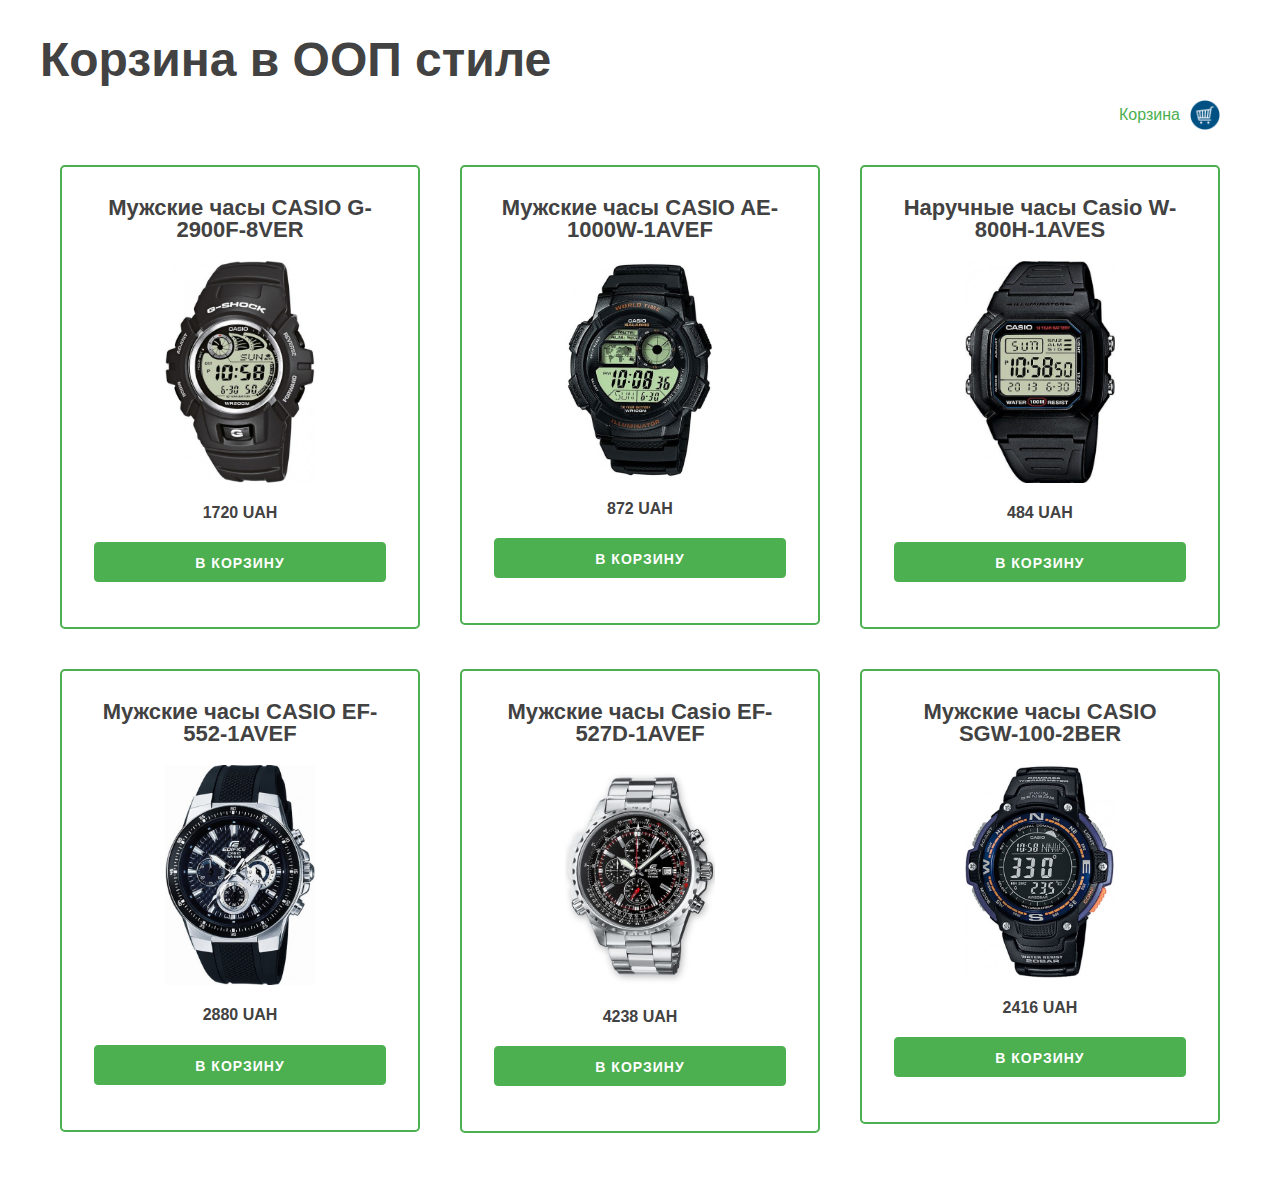
<file: index.html>
<!DOCTYPE html>
<html lang="en">

<head>
    <meta charset="UTF-8">
    <meta name="viewport" content="width=device-width, initial-scale=1.0">
    <link rel="stylesheet" href="css/mustard-ui.min.css">
    <link rel="stylesheet" href="css/style.css">
    <title>ООП в JS - товары</title>
</head>

<body>
    <div class="container">
        <h1>Корзина в ООП стиле</h1>
        <div class="cart__link-wrapper">
            <a class="cart__link" href="cart.html"><span class="cart__title">Корзина</span>  <img class="cart__img" src="images/cart.png" alt=""></a>
        </div>
        
        <div class="goods"></div>
    </div>

    <script src="goods.js"></script>
</body>

</html>
</file>
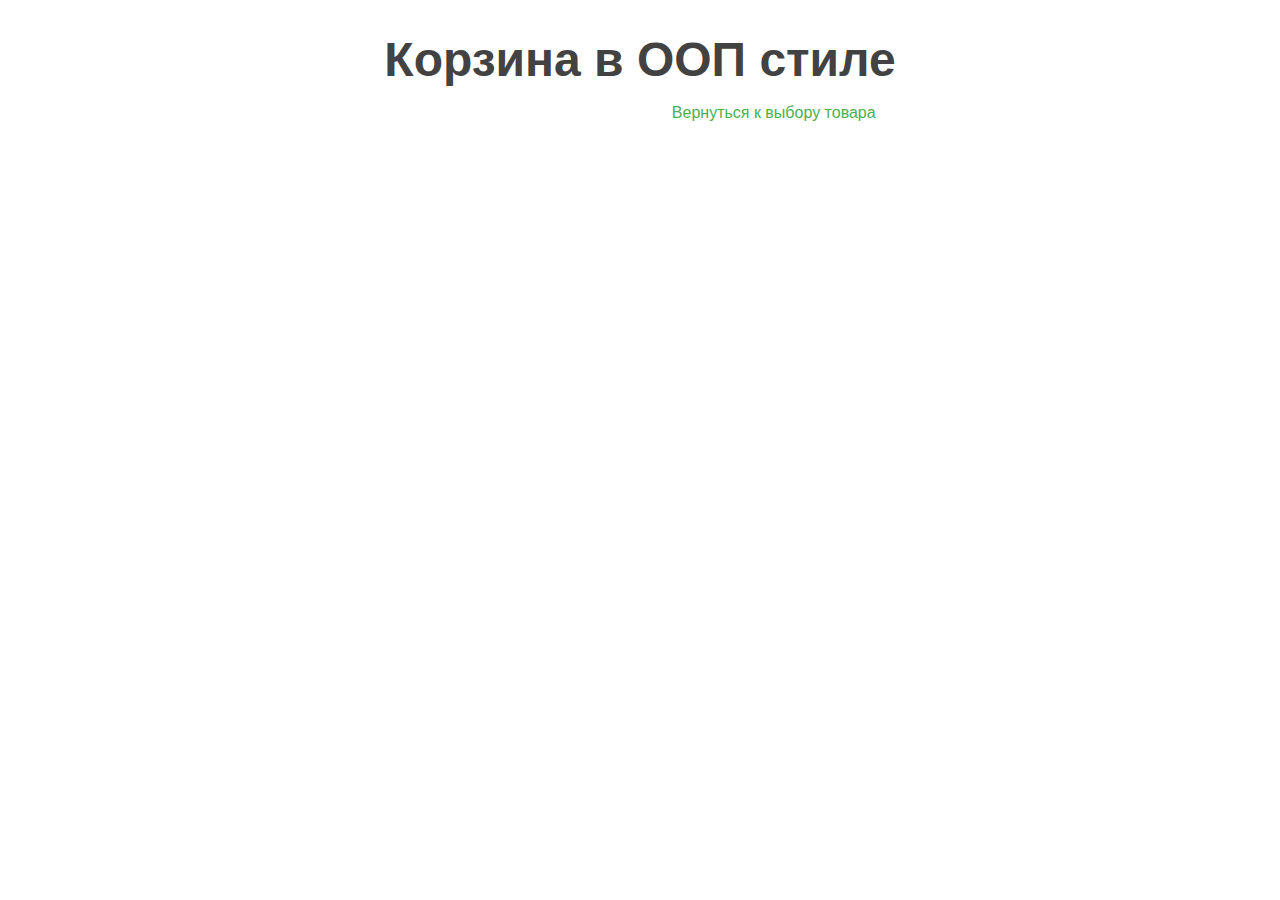
<file: cart.html>
<!DOCTYPE html>
<html lang="en">

<head>
    <meta charset="UTF-8">
    <meta name="viewport" content="width=device-width, initial-scale=1.0">

    <link rel="stylesheet" href="css/mustard-ui.min.css">
    <link rel="stylesheet" href="css/style.css">
    <title>ООП в JS - корзина</title>
</head>

<body>
    <div class="container">
        <h1>Корзина в ООП стиле</h1>
        <div class="cart__link-wrapper">
            <a href="index.html">Вернуться к выбору товара</a>
        </div>
        
        <div class="cart-out"></div>
    </div>
    <script src="class/Cart.js"></script>
    <script src="script.js"></script>
</body>

</html>
</file>
<file: css/style.css>
table.cart {
    border-collapse: collapse;
    border: 1ps solid  #666;
}

table.cart td {
    border: 1px solid #666;
    padding: 5px 10px;
    text-align: center;
}

table.cart img {
    width: 48px;
}

table.cart span.total {
    font-weight: 800;
}

.goods img {
    width: 150px;
    display: block;
    margin: 0 auto;
    max-height:  222px;
}

.goods h2 {
    font-size: 22px;
    margin: 0 0 20px 0;
    line-height: 100%;
}

.goods .package.featured.text-center {
    text-align: center;
}

.goods .package.featured p.price {
    font-size: 16px;
    font-weight: 800;
    margin: 20px 0;
}

.cart__link-wrapper {
    display: flex;
    justify-content: flex-end;
    margin-right: 20px;
}

.cart__link {
    display: flex;
    align-items: center;
}

.cart__title{
    margin-right: 10px;
}


.cart__img {
    width: 30px;
}
</file>
<file: css/mustard-ui.min.css>
/*!
Mustard UI v0.0.5
MIT License
https://mustard-ui.com
*/*{margin:0;padding:0}html{box-sizing:border-box}*,*::after,*::before{box-sizing:inherit}body{display:flex;flex-direction:column;min-height:100vh;background-color:#fff}main{flex:1}.float-left{float:left}.float-right{float:right}.clear-fix::before,.clear-fix::after{content:"";display:table}.clear-fix::after{clear:both}.align-left{text-align:left}.align-center{text-align:center}.align-right{text-align:right}.container{max-width:1200px;margin-left:auto;margin-right:auto;padding:30px 0}.container-small{max-width:768px}.container-large{max-width:1440px}.display-flex{display:flex;justify-content:space-around}.display-none{display:none}.display-sm-up{display:none}@media (min-width: 425px){.display-sm-up{display:initial}}.display-md-up{display:none}@media (min-width: 768px){.display-md-up{display:initial}}.display-lg-up{display:none}@media (min-width: 1024px){.display-lg-up{display:initial}}.display-xlg-up{display:none}@media (min-width: 1440px){.display-xlg-up{display:initial}}.display-sm-down{display:none}@media (max-width: 424px){.display-sm-down{display:initial}}.display-md-down{display:none}@media (max-width: 767px){.display-md-down{display:initial}}.display-lg-down{display:none}@media (max-width: 1023px){.display-lg-down{display:initial}}.display-xlg-down{display:none}@media (max-width: 1439px){.display-xlg-down{display:initial}}.display-sm-to-md{display:none}@media (min-width: 425px) and (max-width: 767px){.display-sm-to-md{display:initial}}.display-sm-to-lg{display:none}@media (min-width: 425px) and (max-width: 1023px){.display-sm-to-lg{display:initial}}.display-sm-to-xlg{display:none}@media (min-width: 425px) and (max-width: 1439px){.display-sm-to-xlg{display:initial}}.display-md-to-lg{display:none}@media (min-width: 768px) and (max-width: 1023px){.display-md-to-lg{display:initial}}.display-md-to-xlg{display:none}@media (min-width: 768px) and (max-width: 1439px){.display-md-to-xlg{display:initial}}.display-lg-to-xlg{display:none}@media (min-width: 1024px) and (max-width: 1439px){.display-lg-to-xlg{display:initial}}.row{display:flex;flex-direction:row;flex-wrap:wrap;margin-top:15px;margin-bottom:15px}.row.row-reverse{flex-direction:row-reverse}.row .col{flex-grow:1;flex-basis:100%;max-width:100%;padding:5px 5px}.row .col.col-reverse{flex-direction:column-reverse}.row .col-xs-1{flex-basis:8.33333%;max-width:8.33333%}.row .col-xs-2{flex-basis:16.66667%;max-width:16.66667%}.row .col-xs-3{flex-basis:25%;max-width:25%}.row .col-xs-4{flex-basis:33.33333%;max-width:33.33333%}.row .col-xs-5{flex-basis:41.66667%;max-width:41.66667%}.row .col-xs-6{flex-basis:50%;max-width:50%}.row .col-xs-7{flex-basis:58.33333%;max-width:58.33333%}.row .col-xs-8{flex-basis:66.66667%;max-width:66.66667%}.row .col-xs-9{flex-basis:75%;max-width:75%}.row .col-xs-10{flex-basis:83.33333%;max-width:83.33333%}.row .col-xs-11{flex-basis:91.66667%;max-width:91.66667%}.row .col-xs-12{flex-basis:100%;max-width:100%}.row .col-xs-offset-1{margin-left:8.33333%}.row .col-xs-offset-2{margin-left:16.66667%}.row .col-xs-offset-3{margin-left:25%}.row .col-xs-offset-4{margin-left:33.33333%}.row .col-xs-offset-5{margin-left:41.66667%}.row .col-xs-offset-6{margin-left:50%}.row .col-xs-offset-7{margin-left:58.33333%}.row .col-xs-offset-8{margin-left:66.66667%}.row .col-xs-offset-9{margin-left:75%}.row .col-xs-offset-10{margin-left:83.33333%}.row .col-xs-offset-11{margin-left:91.66667%}.row .col-xs-offset-12{margin-left:100%}@media (min-width: 425px){.row .col-sm-1{flex-basis:8.33333%;max-width:8.33333%}.row .col-sm-2{flex-basis:16.66667%;max-width:16.66667%}.row .col-sm-3{flex-basis:25%;max-width:25%}.row .col-sm-4{flex-basis:33.33333%;max-width:33.33333%}.row .col-sm-5{flex-basis:41.66667%;max-width:41.66667%}.row .col-sm-6{flex-basis:50%;max-width:50%}.row .col-sm-7{flex-basis:58.33333%;max-width:58.33333%}.row .col-sm-8{flex-basis:66.66667%;max-width:66.66667%}.row .col-sm-9{flex-basis:75%;max-width:75%}.row .col-sm-10{flex-basis:83.33333%;max-width:83.33333%}.row .col-sm-11{flex-basis:91.66667%;max-width:91.66667%}.row .col-sm-12{flex-basis:100%;max-width:100%}.row .col-sm-offset-1{margin-left:8.33333%}.row .col-sm-offset-2{margin-left:16.66667%}.row .col-sm-offset-3{margin-left:25%}.row .col-sm-offset-4{margin-left:33.33333%}.row .col-sm-offset-5{margin-left:41.66667%}.row .col-sm-offset-6{margin-left:50%}.row .col-sm-offset-7{margin-left:58.33333%}.row .col-sm-offset-8{margin-left:66.66667%}.row .col-sm-offset-9{margin-left:75%}.row .col-sm-offset-10{margin-left:83.33333%}.row .col-sm-offset-11{margin-left:91.66667%}.row .col-sm-offset-12{margin-left:100%}}@media (min-width: 768px){.row .col-md-1{flex-basis:8.33333%;max-width:8.33333%}.row .col-md-2{flex-basis:16.66667%;max-width:16.66667%}.row .col-md-3{flex-basis:25%;max-width:25%}.row .col-md-4{flex-basis:33.33333%;max-width:33.33333%}.row .col-md-5{flex-basis:41.66667%;max-width:41.66667%}.row .col-md-6{flex-basis:50%;max-width:50%}.row .col-md-7{flex-basis:58.33333%;max-width:58.33333%}.row .col-md-8{flex-basis:66.66667%;max-width:66.66667%}.row .col-md-9{flex-basis:75%;max-width:75%}.row .col-md-10{flex-basis:83.33333%;max-width:83.33333%}.row .col-md-11{flex-basis:91.66667%;max-width:91.66667%}.row .col-md-12{flex-basis:100%;max-width:100%}.row .col-md-offset-1{margin-left:8.33333%}.row .col-md-offset-2{margin-left:16.66667%}.row .col-md-offset-3{margin-left:25%}.row .col-md-offset-4{margin-left:33.33333%}.row .col-md-offset-5{margin-left:41.66667%}.row .col-md-offset-6{margin-left:50%}.row .col-md-offset-7{margin-left:58.33333%}.row .col-md-offset-8{margin-left:66.66667%}.row .col-md-offset-9{margin-left:75%}.row .col-md-offset-10{margin-left:83.33333%}.row .col-md-offset-11{margin-left:91.66667%}.row .col-md-offset-12{margin-left:100%}}@media (min-width: 1024px){.row .col-lg-1{flex-basis:8.33333%;max-width:8.33333%}.row .col-lg-2{flex-basis:16.66667%;max-width:16.66667%}.row .col-lg-3{flex-basis:25%;max-width:25%}.row .col-lg-4{flex-basis:33.33333%;max-width:33.33333%}.row .col-lg-5{flex-basis:41.66667%;max-width:41.66667%}.row .col-lg-6{flex-basis:50%;max-width:50%}.row .col-lg-7{flex-basis:58.33333%;max-width:58.33333%}.row .col-lg-8{flex-basis:66.66667%;max-width:66.66667%}.row .col-lg-9{flex-basis:75%;max-width:75%}.row .col-lg-10{flex-basis:83.33333%;max-width:83.33333%}.row .col-lg-11{flex-basis:91.66667%;max-width:91.66667%}.row .col-lg-12{flex-basis:100%;max-width:100%}.row .col-lg-offset-1{margin-left:8.33333%}.row .col-lg-offset-2{margin-left:16.66667%}.row .col-lg-offset-3{margin-left:25%}.row .col-lg-offset-4{margin-left:33.33333%}.row .col-lg-offset-5{margin-left:41.66667%}.row .col-lg-offset-6{margin-left:50%}.row .col-lg-offset-7{margin-left:58.33333%}.row .col-lg-offset-8{margin-left:66.66667%}.row .col-lg-offset-9{margin-left:75%}.row .col-lg-offset-10{margin-left:83.33333%}.row .col-lg-offset-11{margin-left:91.66667%}.row .col-lg-offset-12{margin-left:100%}}@media (min-width: 1440px){.row .col-xlg-1{flex-basis:8.33333%;max-width:8.33333%}.row .col-xlg-2{flex-basis:16.66667%;max-width:16.66667%}.row .col-xlg-3{flex-basis:25%;max-width:25%}.row .col-xlg-4{flex-basis:33.33333%;max-width:33.33333%}.row .col-xlg-5{flex-basis:41.66667%;max-width:41.66667%}.row .col-xlg-6{flex-basis:50%;max-width:50%}.row .col-xlg-7{flex-basis:58.33333%;max-width:58.33333%}.row .col-xlg-8{flex-basis:66.66667%;max-width:66.66667%}.row .col-xlg-9{flex-basis:75%;max-width:75%}.row .col-xlg-10{flex-basis:83.33333%;max-width:83.33333%}.row .col-xlg-11{flex-basis:91.66667%;max-width:91.66667%}.row .col-xlg-12{flex-basis:100%;max-width:100%}.row .col-xlg-offset-1{margin-left:8.33333%}.row .col-xlg-offset-2{margin-left:16.66667%}.row .col-xlg-offset-3{margin-left:25%}.row .col-xlg-offset-4{margin-left:33.33333%}.row .col-xlg-offset-5{margin-left:41.66667%}.row .col-xlg-offset-6{margin-left:50%}.row .col-xlg-offset-7{margin-left:58.33333%}.row .col-xlg-offset-8{margin-left:66.66667%}.row .col-xlg-offset-9{margin-left:75%}.row .col-xlg-offset-10{margin-left:83.33333%}.row .col-xlg-offset-11{margin-left:91.66667%}.row .col-xlg-offset-12{margin-left:100%}}.section,section{padding:30px}.section :last-child,section :last-child{margin-bottom:0}.section-primary{background:#ffca28}.section-secondary{background:#f5f5f5}.section-tertiary{background:#fff}blockquote{display:block;margin:15px 15px 30px;padding:15px;font-size:18px;font-weight:400;border-left:4px solid #4caf50;background:#fff}blockquote :last-child{margin-bottom:0}.button,button,input[type='button'],input[type='reset'],input[type='submit']{display:inline-block;height:40px;margin:0 2px 15px;padding:0 20px;width:auto;background:none;overflow:visible;-webkit-appearance:none;-moz-appearance:none;appearance:none;transition:all .1s ease-out;font-size:14px;font-weight:600;color:inherit;line-height:40px;letter-spacing:1px;text-decoration:none;text-transform:uppercase;white-space:nowrap;border-radius:4px;border-style:solid;border-width:1px}.button:focus,button:focus,input[type='button']:focus,input[type='reset']:focus,input[type='submit']:focus{outline:none}.button:focus,.button:hover,button:focus,button:hover,input[type='button']:focus,input[type='button']:hover,input[type='reset']:focus,input[type='reset']:hover,input[type='submit']:focus,input[type='submit']:hover{opacity:0.85;cursor:pointer;transform:scale(1.025)}.button:active,button:active,input[type='button']:active,input[type='reset']:active,input[type='submit']:active{opacity:1;transform:scale(1)}.button:disabled,button:disabled,input[type='button']:disabled,input[type='reset']:disabled,input[type='submit']:disabled{opacity:0.5}.button:disabled:hover,button:disabled:hover,input[type='button']:disabled:hover,input[type='reset']:disabled:hover,input[type='submit']:disabled:hover{cursor:not-allowed}.button-primary{background-color:#4caf50;color:#fff;border-color:#4caf50}.button-primary-outlined{background-color:#fff;color:#4caf50;border-color:#4caf50}.button-primary-text{color:#4caf50;border-color:transparent}.button-success{background-color:#4caf50;color:#fff;border-color:#4caf50}.button-success-outlined{background-color:#fff;color:#4caf50;border-color:#4caf50}.button-success-text{color:#4caf50;border-color:transparent}.button-info{background-color:#9e9e9e;color:#fff;border-color:#9e9e9e}.button-info-outlined{background-color:#fff;color:#9e9e9e;border-color:#9e9e9e}.button-info-text{color:#9e9e9e;border-color:transparent}.button-warning{background-color:#ffb300;color:#fff;border-color:#ffb300}.button-warning-outlined{background-color:#fff;color:#ffb300;border-color:#ffb300}.button-warning-text{color:#ffb300;border-color:transparent}.button-danger{background-color:#f44336;color:#fff;border-color:#f44336}.button-danger-outlined{background-color:#fff;color:#f44336;border-color:#f44336}.button-danger-text{color:#f44336;border-color:transparent}.button-round{border-radius:24px}.button-large{height:48px;line-height:48px;padding:0 30px;font-size:16px}.button-small{height:30px;line-height:30px;padding:0 15px;font-size:12px}pre{display:block;margin:15px 0;padding:10px 15px;border-left:4px solid #4caf50;background:#f5f5f5;font-family:Consolas, Monaco, 'Andale Mono', 'Ubuntu Mono', monospace;font-size:15px;color:#212121;white-space:normal;overflow-x:auto}code{background:#f5f5f5;color:#212121;font-family:Monaco, 'Courier New', Courier, monospace;white-space:pre}.form-control{position:relative;margin-bottom:10px}.form-control-group{display:flex;justify-content:flex-start}.form-control-group .form-control{flex:1;padding-right:15px}.form-control-group .form-control:last-of-type{padding-right:0}.form-control-group .form-control.grow-1x{flex-grow:1}.form-control-group .form-control.grow-2x{flex-grow:2}.form-control-group .form-control.grow-3x{flex-grow:3}.validation-error{margin-top:2px;font-size:12px;color:#f44336}label{font-size:14px;font-weight:400}input[type="text"],input[type="password"],select{-webkit-appearance:none;-moz-appearance:none;appearance:none;display:block;width:100%;padding:10px;line-height:20px;font-size:16px;font-weight:inherit;background:#fff;border-radius:5px;border:1px solid #bdbdbd}input[type="text"]::-webkit-input-placeholder,input[type="password"]::-webkit-input-placeholder,select::-webkit-input-placeholder{color:#9e9e9e}input[type="text"]:-ms-input-placeholder,input[type="password"]:-ms-input-placeholder,select:-ms-input-placeholder{color:#9e9e9e}input[type="text"]::-ms-input-placeholder,input[type="password"]::-ms-input-placeholder,select::-ms-input-placeholder{color:#9e9e9e}input[type="text"]::placeholder,input[type="password"]::placeholder,select::placeholder{color:#9e9e9e}input[type="text"]:focus,input[type="password"]:focus,select:focus{outline:none;border-color:#4caf50}input[type="text"].invalid,input[type="password"].invalid,select.invalid{border-color:#f44336}fieldset{margin:15px 0;padding:15px;font-size:14px;border:1px solid #bdbdbd;border-radius:5px}fieldset legend{padding:0 5px}input[type="checkbox"],input[type="radio"]{margin-right:10px}select{background:#fff url('data:image/svg+xml;utf8,<svg xmlns="http://www.w3.org/2000/svg" height="14" viewBox="0 0 29 14" width="29"><path fill="#bdbdbd" d="M9.37727 3.625l5.08154 6.93523L19.54036 3.625"/></svg>') center right no-repeat;padding-right:30px}select:hover{cursor:pointer}select:disabled{opacity:0.5}select:focus{background:#fff url('data:image/svg+xml;utf8,<svg xmlns="http://www.w3.org/2000/svg" height="14" viewBox="0 0 29 14" width="29"><path fill="#4caf50" d="M9.37727 3.625l5.08154 6.93523L19.54036 3.625"/></svg>') center right no-repeat}textarea{-webkit-appearance:none;-moz-appearance:none;appearance:none;display:block;width:100%;padding:10px 15px;min-height:100px;font-size:16px;font-weight:300;line-height:1.4;color:#000;background-color:#fff;border:1px solid #bdbdbd;border-radius:5px}textarea::-webkit-input-placeholder{color:#9e9e9e}textarea:-ms-input-placeholder{color:#9e9e9e}textarea::-ms-input-placeholder{color:#9e9e9e}textarea::placeholder{color:#9e9e9e}textarea:focus{border-color:#4caf50;outline:none}textarea.invalid{border-color:#ef9a9a}a{text-decoration:none;color:#4caf50;font-weight:400;transition:opacity .1s ease-out}a:focus,a:hover{opacity:0.75}a:active{opacity:1}ul,ol,dl{list-style:none;margin-bottom:15px}ul{list-style:circle inside}ol{list-style:decimal inside}table{margin:15px 0;width:100%;border-spacing:0;border-collapse:collapse}table tr{border-bottom:1px solid #eee;text-align:left}table thead th{padding:15px;font-weight:300;color:#9e9e9e}table tbody td{padding:15px;font-weight:300}body{font-family:"Open Sans",sans-serif;font-size:16px;line-height:1.6;font-weight:300;color:#424242}h1,h2,h3,h4,h5,h6{font-family:"Open Sans",sans-serif;font-weight:300;color:#424242;margin:0 0 10px;font-weight:600}.h1,h1{font-size:48px;line-height:60px}.h2,h2{font-size:40px;line-height:52px}.h3,h3{font-size:32px;line-height:44px}.h4,h4{font-size:28px;line-height:40px}.h5,h5{font-size:24px;line-height:36px}.h6,h6{font-size:20px;line-height:32px}p{margin-bottom:15px}p.magnify{font-size:17.6px;line-height:1.8}strong,b{font-weight:600}.alert{margin:15px 0;padding:15px;border-radius:5px}.alert-danger{background:#ffebee}.alert-info{background:#e3f2fd}.alert-warning{background:#fff8e1}.alert-success{background:#e8f5e9}.breadcrumbs{display:flex;list-style:none;font-size:14px}.breadcrumbs li{display:block}.breadcrumbs li::after{display:inline-block;content:"/";padding:0 5px;color:#9e9e9e}.breadcrumbs li:last-of-type::after{display:none}.card{margin:15px;padding:30px;background:#fff;overflow:hidden;border-radius:5px;box-shadow:0 4px 12px rgba(224,224,224,0.5)}.card-title{font-size:24px;margin-bottom:5px}.card-actions{display:flex;align-items:center;margin-top:30px;list-style:none;justify-content:space-around}.card-actions>*{margin-bottom:0}.footer,footer{padding:30px;width:100%;background:#757575}.footer .copyright,footer .copyright{margin:0;padding-top:30px;font-size:14px;color:#fff;border-top:1px solid #9e9e9e}.footer .copyright a,footer .copyright a{color:#bdbdbd}.footer-text p{color:#fff}.footer-links-category{color:#fff;font-size:14px;font-weight:600;text-transform:uppercase;letter-spacing:1px}.footer-links{list-style:none}.footer-links li{margin-top:5px}.footer-links a{color:#bdbdbd}header,.header{position:relative;display:flex;flex-direction:column;justify-content:center;align-items:center;padding:0 15px;height:100vh;background:#ffc107}header .title,.header .title{font-size:50px;line-height:50px;font-weight:400;color:#424242;text-align:center}@media (min-width: 768px){header .title,.header .title{font-size:60px;line-height:60px}}header .subtitle,.header .subtitle{font-size:18px;line-height:26px;font-weight:300;color:#424242;text-align:center}@media (min-width: 768px){header .subtitle,.header .subtitle{font-size:25.2px;line-height:25.2px}}header .disclaimer,.header .disclaimer{font-size:12px;color:#424242;text-align:center}header .scroll-down,.header .scroll-down{opacity:1;transition:all .5s ease-in 3s}header .scroll-down,.header .scroll-down{display:flex;align-items:center;justify-content:center;position:absolute;bottom:45px;left:50%;margin-left:-16px;width:32px;height:32px;border:2px solid #424242;border-radius:50%;animation:bounce 2s infinite 2s;transition:all .2s ease-in}header .scroll-down::before,.header .scroll-down::before{display:block;position:relative;bottom:2px;content:'';transform:rotate(-45deg);width:12px;height:12px;border:2px solid #424242;border-width:0px 0 2px 2px}@keyframes bounce{0%,100%,20%,50%,80%{transform:translateY(0)}40%{transform:translateY(-10px)}60%{transform:translateY(-5px)}}.menu{display:inline-block;list-style:none;background:#fff;border-radius:5px;box-shadow:0 4px 12px rgba(158,158,158,0.5)}.menu li a{display:block;padding:10px 30px;border-bottom:1px solid #eee}.menu li a:focus,.menu li a:hover{background:#fafafa}.modal-mask{position:fixed;top:0;right:0;bottom:0;left:0;background:rgba(97,97,97,0.5);z-index:10}.modal{display:flex;flex-direction:column;justify-content:space-between;position:fixed;top:50%;left:50%;max-width:540px;transform:translate(-50%, -50%);background:#fff;border-radius:5px;overflow:hidden;box-shadow:0 4px 12px rgba(117,117,117,0.5)}.modal-head{padding:10px 15px}.modal-head .modal-title{font-size:24px}.modal-body{flex:1;padding:30px 15px;background:#eee}.modal-footer{padding:15px}.modal-footer>*{margin-bottom:0}nav,.nav{padding:0 15px;height:60px;width:100%;background:#ffc107}nav a,.nav a{display:block;color:#424242}.nav-container{display:flex;align-items:center;justify-content:space-between;height:100%;max-width:1200px;margin:0 auto;padding:0 30px}.nav-logo{display:flex;align-items:center;font-size:32px;line-height:32px}.nav-links{display:none;list-style:none;margin:0;height:100%}@media (min-width: 768px){.nav-links{display:flex}}.nav-links li,.nav-links a{height:100%}.nav-links a{display:flex;align-items:center;padding:0 30px}.nav-links a:active{color:#4caf50}.nav-links a.active{border-bottom:4px solid #4caf50}.mobile-menu-toggle{display:block;position:relative;height:20px;width:26px}@media (min-width: 768px){.mobile-menu-toggle{display:none}}.mobile-menu-toggle:focus,.mobile-menu-toggle:hover{cursor:pointer}.mobile-menu-toggle::before{position:absolute;top:0;left:0;width:26px;height:4px;content:'';background:#424242;border-radius:4px;box-shadow:0 8px 0 0 #424242,0 16px 0 0 #424242}.pagination{display:flex;list-style:none;margin:15px 0}.pagination li{margin:0 5px}.pagination li a{display:block;padding:5px 10px;border-radius:5px;background:#fff;border:1px solid #e0e0e0}.pagination li a.active,.pagination li a:focus,.pagination li a:hover{opacity:1;border-color:#4caf50}.pagination li a.active{background:#4caf50;color:#fff}.pagination li a:active{transform:scale(0.95)}.panel{background:#fff;border-radius:5px;overflow:hidden;margin:30px 0;box-shadow:0 4px 12px rgba(224,224,224,0.5)}.panel-head{display:flex;align-items:center;justify-content:space-between;margin-bottom:10px;padding:10px 15px;background:#fafafa}.panel-head .panel-title{font-size:28px}.panel-body{padding:30px 15px}.panel-footer{padding:15px;background:#fafafa}.panel-footer>*{margin-bottom:0}.pricing-table .package{display:flex;flex-direction:column;justify-content:space-between;flex-wrap:wrap;margin:15px;padding:30px;border:1px solid #e0e0e0;border-radius:5px;text-align:center;background:#fff}.pricing-table .package.featured{border-color:#4caf50;border-width:2px}.pricing-table .package.featured .package-name{color:#4caf50}.pricing-table .package hr{border:0;border-bottom:1px solid #e0e0e0;height:1px}.pricing-table .package .package-name{font-weight:700;text-transform:uppercase}.pricing-table .package .price{margin:15px 0 0 0;font-size:36px;line-height:1.2}.pricing-table .package .price-disclaimer{font-size:12px}.pricing-table .package .features{flex:1;padding:15px;list-style:none}.pricing-table .package .features li{margin-bottom:5px}.progress-bar{position:relative;margin:15px 0;height:20px;background:#eee;border-radius:5px;overflow:hidden}.progress-bar>span{display:block;position:absolute;height:100%;border-radius:4px;overflow:hidden}.progress-bar>span.progress-bar-green{background:#66bb6a}.progress-bar>span.progress-bar-blue{background:#42a5f5}.progress-bar>span.progress-bar-red{background:#ef5350}.progress-bar.striped>span:after{content:"";position:absolute;top:0;left:0;bottom:0;right:0;background-image:linear-gradient(-45deg, rgba(255,255,255,0.2) 25%, transparent 25%, transparent 50%, rgba(255,255,255,0.2) 50%, rgba(255,255,255,0.2) 75%, transparent 75%, transparent);background-size:50px 50px;overflow:hidden}.progress-bar.animated>span:after{animation:move 2s linear infinite}@keyframes move{0%{background-position:0 0}100%{background-position:50px 50px}}.sidebar{padding:15px}.sidebar-left{border-right:1px solid #e0e0e0}.sidebar-right{border-left:1px solid #e0e0e0}.sidebar-category{padding:10px;font-size:18px;color:#757575;border-bottom:1px solid #e0e0e0;background:url('data:image/svg+xml;utf8,<svg xmlns="http://www.w3.org/2000/svg" height="14" viewBox="0 0 29 14" width="29"><path d="M9.4 3.6l5.1 6.9L19.5 3.6" fill="#bdbdbd"/></svg>') center right no-repeat}.sidebar-category:focus,.sidebar-category:hover{cursor:pointer;opacity:0.75}.sidebar-links{list-style:none;padding-left:10px}.sidebar-links a{display:block;padding:5px 10px}.sidebar-links a.active{font-weight:700}.stepper{margin:30px 15px}.stepper .step{position:relative;padding:0 30px;margin-bottom:30px;border-left:1px solid #bdbdbd}.stepper .step:last-of-type{border:none}.stepper .step .step-number{display:flex;flex-direction:column;align-items:center;justify-content:center;position:absolute;top:0;left:-18px;height:36px;width:36px;z-index:1;font-weight:600;color:#fff;background:#8bc34a;border-radius:50%;box-shadow:0 2px 4px #e0e0e0}.stepper .step .step-title{margin:0;font-weight:600;font-size:20px;line-height:36px}.tabs{list-style:none;display:flex;margin:15px 0 30px}.tabs .tab{padding:8px 45px;border-bottom:1px solid #e0e0e0;color:#bdbdbd}.tabs .tab.active{border-top:2px solid #4caf50;border-left:1px solid #e0e0e0;border-right:1px solid #e0e0e0;border-bottom:none;color:#757575}.tabs .tab:focus,.tabs .tab:hover{opacity:1;color:#424242}.tags{display:flex;flex-wrap:wrap;list-style:none}.tags .tag{margin-right:5px;padding:5px 15px;font-size:14px;font-weight:400;border-radius:4px;color:#fff;background:#9e9e9e;box-shadow:0 2px 4px #eee}.tags .tag a{display:block;color:#fff}.tags .tag-rounded{border-radius:16px}.tags .tag-blue{background:#2196f3}.tags .tag-red{background:#f44336}.tags .tag-green{background:#4caf50}.tags .tag-orange{background:#ff9800}.tooltip{display:inline-block;position:relative;border-bottom:1px dashed #bdbdbd}.tooltip:focus,.tooltip:hover{cursor:pointer}.tooltip:focus .tooltip-text,.tooltip:hover .tooltip-text{display:block}.tooltip-text{display:none;position:absolute;bottom:125%;left:50%;transform:translateX(-50%);min-width:300px;padding:10px 15px;color:#fff;text-align:center;background:#424242;border-radius:5px;box-shadow:0 2px 4px #9e9e9e}.tooltip-text::after{position:absolute;content:'';top:100%;left:50%;transform:translateX(-50%);border-width:8px;border-style:solid;border-color:#424242 transparent transparent}

/*# sourceMappingURL=mustard-ui.min.css.map */
</file>
